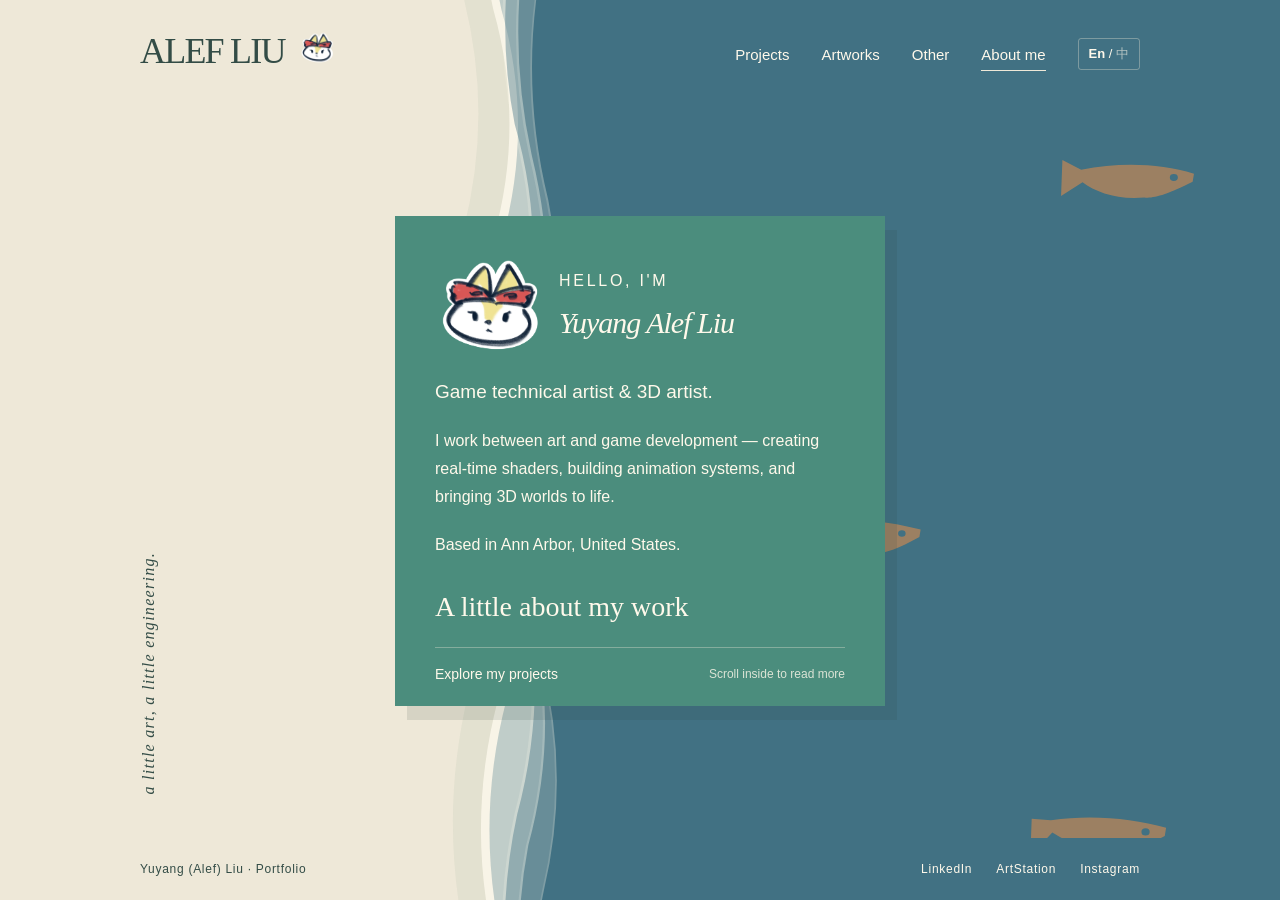
<file: index.html>
<!doctype html>
<html lang="en">
<head>
  <meta charset="UTF-8"><meta name="viewport" content="width=device-width, initial-scale=1">
  <title>Alef Liu — Games & Art</title>
  <meta name="description" content="Yuyang (Alef) Liu — game technical artist and 3D artist. Selected games, real-time shaders, animation, and illustrations.">
  <link rel="icon" href="data:image/svg+xml,%3Csvg xmlns='http://www.w3.org/2000/svg' viewBox='0 0 32 32'%3E%3Crect width='32' height='32' rx='7' fill='%23417183'/%3E%3Cpath d='M0 19Q8 10 16 19T32 19V32H0Z' fill='%23eee8d8'/%3E%3C/svg%3E">
  <link rel="stylesheet" href="style.css?v=20261010-logo">
  <script src="content.js?v=20261010-logo" defer></script><script src="i18n.js?v=20261010-logo" defer></script><script src="app.js?v=20261010-logo" defer></script><script src="shore.js?v=20261010-logo" defer></script><script src="fish.js?v=20261010-logo" defer></script>
  <script src="analytics.js?v=20261010-logo" defer></script>
</head>
<body>
  <a class="skip" href="#main">Skip to content</a>
  <canvas id="shore" aria-hidden="true"></canvas>
  <canvas id="fish" aria-hidden="true"></canvas>
  <header class="site-header">
    <canvas id="header-shore" aria-hidden="true"></canvas>
    <a class="wordmark" href="#about" aria-label="Alef Liu, home">ALEF LIU<img class="brand-logo" src="assets/alef-logo.png" alt=""></a>
    <nav aria-label="Main navigation">
      <a href="#projects">Projects</a><a href="#artworks">Artworks</a><a href="#other">Other</a><a href="#about">About me</a><button class="language-toggle" type="button" aria-label="Switch to Chinese" aria-pressed="false"><span lang="en">En</span> / <span lang="zh-CN">中</span></button>
    </nav>
  </header>
  <main id="main" tabindex="-1"></main>
  <footer class="site-footer"><span>Yuyang (Alef) Liu · Portfolio</span><div class="footer-socials"><a href="https://www.linkedin.com/in/yuyang-alef-liu/" target="_blank" rel="noopener noreferrer">LinkedIn</a><a href="https://www.artstation.com/alefliu" target="_blank" rel="noopener noreferrer">ArtStation</a><a href="https://www.instagram.com/alefliu/" target="_blank" rel="noopener noreferrer">Instagram</a><a class="zh-only" href="https://space.bilibili.com/49820579" target="_blank" rel="noopener noreferrer">B站</a><a class="zh-only" href="https://www.xiaohongshu.com/user/profile/624dcdc5000000001000b851" target="_blank" rel="noopener noreferrer">小红书</a></div></footer>
</body>
</html>
</file>
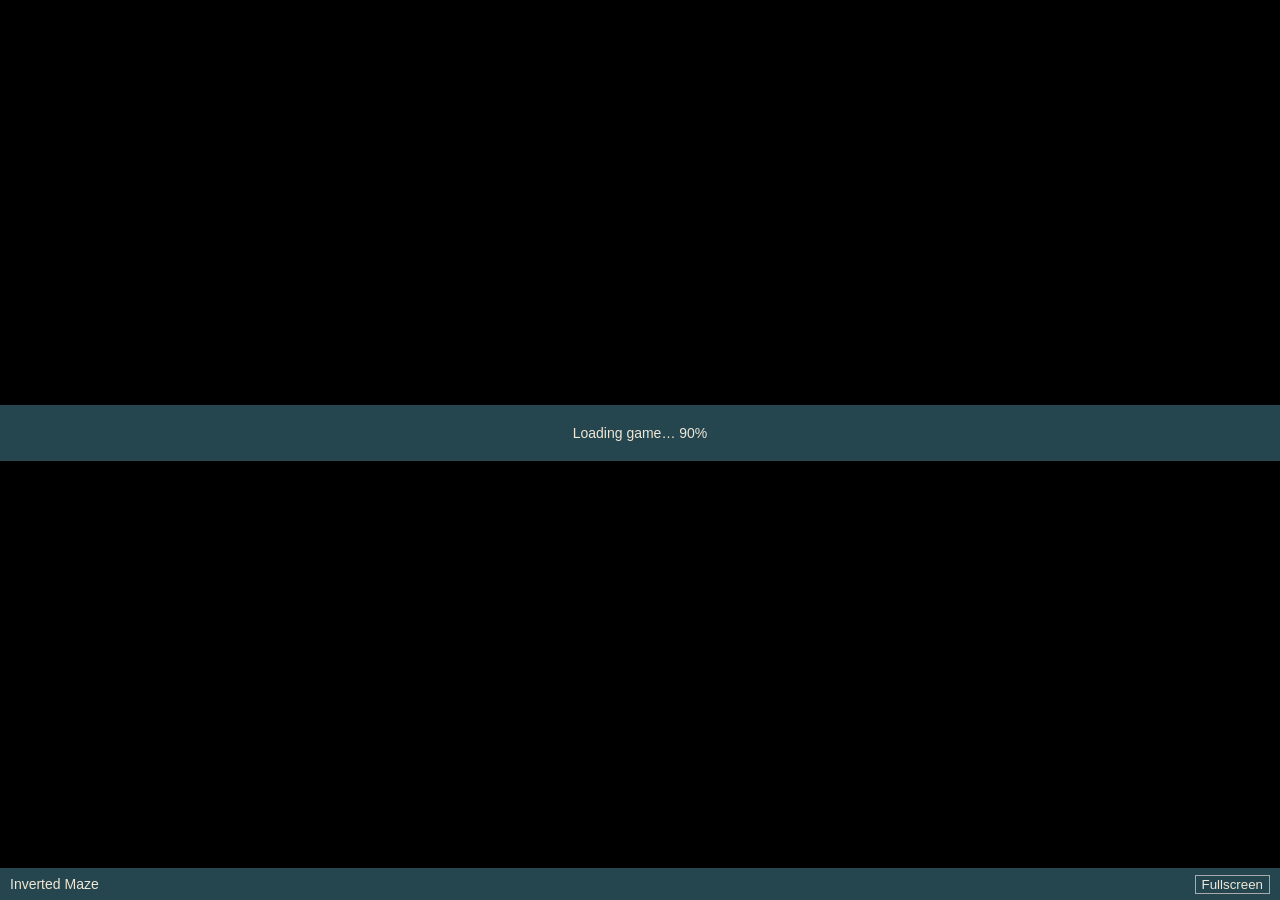
<file: assets/zelda-game.html>
<!doctype html>
<html lang="en"><head><meta charset="utf-8"><meta name="viewport" content="width=device-width,initial-scale=1"><title>Inverted Maze — Play</title>
<style>*{box-sizing:border-box}html,body{margin:0;width:100%;height:100%;background:#000;color:#eee8d8;font:14px Arial}body{display:flex;flex-direction:column}canvas{width:100%;height:calc(100% - 32px);object-fit:contain;display:block;outline:none}footer{height:32px;display:flex;align-items:center;justify-content:space-between;padding:0 10px;background:#25454f}button{color:inherit;background:none;border:1px solid #aaa;cursor:pointer}#status{position:absolute;top:45%;width:100%;padding:20px;text-align:center;background:#25454f}#status[hidden]{display:none}</style></head>
<body><canvas id="game" width="640" height="600" tabindex="0" aria-label="The Legend of Zelda Recreation — Inverted Maze"></canvas><div id="status" role="status">Loading game…</div><footer><span>Inverted Maze</span><button id="fullscreen" disabled>Fullscreen</button></footer>
<script src="zelda-WebBuild.loader.js"></script><script>
const canvas=document.getElementById('game'),status=document.getElementById('status'),full=document.getElementById('fullscreen');
const zh=new URLSearchParams(location.search).get('lang')==='zh';
full.textContent=zh?'全屏':'Fullscreen';
createUnityInstance(canvas,{
dataUrl:'zelda-WebBuild.data.unityweb',frameworkUrl:'zelda-WebBuild.framework.js.unityweb',codeUrl:'zelda-WebBuild.wasm.unityweb',
companyName:'DefaultCompany',productName:'Zelda - Gold - Alef and Mike',productVersion:'1.0',matchWebGLToCanvasSize:false,
showBanner:(message,type)=>{if(type==='error'){status.hidden=false;status.textContent=message;}}
},progress=>{status.textContent=(zh?'正在加载游戏… ':'Loading game… ')+Math.round(progress*100)+'%';})
.then(game=>{status.hidden=true;full.disabled=false;full.onclick=()=>game.SetFullscreen(1);canvas.focus();})
.catch(error=>{status.hidden=false;status.textContent=(zh?'游戏加载失败：':'Game could not load: ')+error;});
</script></body></html>
</file>
<file: style.css>
:root{--sand:#eee8d8;--sea:#417183;--green:#4b8d7d;--rust:#bd6541;--ink:#334c46;--cream:#fff9eb;--line:rgba(238,232,216,.35);font-family:Arial,Helvetica,sans-serif;color:var(--cream);font-size:16px}
*{box-sizing:border-box}html{scroll-behavior:smooth}body{margin:0;background:linear-gradient(90deg,var(--sand) 40%,var(--sea) 40%);min-width:320px}a{color:inherit;text-underline-offset:6px}button,a{-webkit-tap-highlight-color:transparent}button{font:inherit}button,a,summary{touch-action:manipulation}a:focus-visible,button:focus-visible,summary:focus-visible,[tabindex]:focus-visible{outline:2px solid currentColor;outline-offset:7px}#shore{position:fixed;inset:0;width:100%;height:100%;z-index:-1;pointer-events:none}.site-header{height:112px;padding:0 5vw;display:flex;align-items:center;justify-content:space-between;position:relative;z-index:3}.wordmark{font:36px Georgia,serif;letter-spacing:-1.8px;color:var(--ink);text-decoration:none;white-space:nowrap}.brand-star{color:var(--rust);font-size:31px;margin-left:12px;display:inline-block;vertical-align:middle}nav{display:flex;gap:32px}nav a{font-size:15px;text-decoration:none;padding:12px 0;position:relative}nav a::after{content:"";height:1px;position:absolute;bottom:4px;left:0;right:100%;background:var(--sand);transition:right .25s}nav a:hover::after,nav a[aria-current=page]::after{right:0}.site-footer{display:flex;justify-content:space-between;padding:24px 5vw;font-size:12px;letter-spacing:.06em}.site-footer span{color:var(--ink)}.site-footer a{text-decoration:none}.about-view{min-height:calc(100svh - 178px);display:grid;place-items:center;padding:24px 20px 40px;position:relative}.intro-card{width:min(490px,calc(100vw - 40px));aspect-ratio:1;background:var(--green);box-shadow:12px 14px 0 rgba(40,65,58,.12);position:relative;display:flex;flex-direction:column;padding:38px 40px 24px}.eyebrow{font-size:12px;letter-spacing:.17em;text-transform:uppercase;margin:0 0 24px;line-height:1.6}.intro-scroll{overflow-y:auto;overscroll-behavior:contain;scrollbar-width:thin;scrollbar-color:var(--sand) transparent;flex:1;padding-right:15px;min-height:0}.intro-scroll h1{font:normal clamp(44px,5vw,62px)/1.02 Georgia,serif;letter-spacing:-2px;margin:0 0 23px}.intro-scroll h1 em{font-weight:normal}.intro-scroll p{font-size:16px;line-height:1.75;margin:0 0 20px}.intro-scroll .intro-role{font-size:19px;line-height:1.5}.intro-scroll h2{font:normal 28px Georgia,serif;margin:32px 0 16px}.intro-bottom{display:flex;justify-content:space-between;align-items:center;border-top:1px solid var(--line);margin-top:20px;padding-top:18px;gap:12px}.intro-bottom a{font-size:14px;text-decoration:none}.intro-bottom span{font-size:12px;opacity:.8}.coast-note{position:absolute;left:5vw;bottom:35px;color:var(--ink);font:italic 16px Georgia,serif;writing-mode:vertical-rl;transform:rotate(180deg);letter-spacing:.08em}.collection-heading{display:grid;grid-template-columns:40% 60%;padding-top:38px;margin-bottom:32px}.collection-heading .heading-left{padding:0 4vw 0 5vw;color:var(--ink)}.collection-heading h1{font:normal clamp(46px,6vw,86px)/1.05 Georgia,serif;letter-spacing:-3px;margin:0 0 16px}.collection-heading .eyebrow{color:var(--rust);margin-bottom:15px}.collection-heading .heading-right{padding:15px 5vw 0 7vw;align-self:center;max-width:780px;font-size:17px;line-height:1.8}.project{display:grid;grid-template-columns:40% 60%;padding:45px 0 65px;scroll-margin-top:25px}.project-title{padding:4px 5vw;color:var(--ink)}.project-title-inner{position:sticky;top:40px}.project-number{font:italic 17px Georgia,serif;color:var(--rust);display:block;margin-bottom:24px}.project h2{font:normal clamp(32px,3.8vw,53px)/1.1 Georgia,serif;letter-spacing:-1.6px;margin:0 0 19px;overflow-wrap:anywhere}.project-subtitle{font:italic 19px/1.5 Georgia,serif;margin:0 0 28px}.tags{display:flex;gap:8px 16px;flex-wrap:wrap;font-size:12px;letter-spacing:.08em;text-transform:uppercase;line-height:1.6}.project-content{min-width:0;padding:0 5vw 0 7vw}.media{margin:0 0 25px;background:#315867;overflow:hidden;position:relative}.media img{display:block;width:100%;height:auto;max-height:560px;object-fit:contain}.video{aspect-ratio:16/9}.video iframe{border:0;width:100%;height:100%;display:block}.description{font-size:17px;line-height:1.8;margin:0 0 20px;max-width:65ch}.project-content details{border-bottom:1px solid var(--line);padding-bottom:24px}.project-content summary{cursor:pointer;width:max-content;font:italic 22px Georgia,serif;list-style:none;padding:8px 0;display:flex;gap:20px;align-items:center}.project-content summary::-webkit-details-marker{display:none}.project-content summary::after{content:"+";font:20px Arial,sans-serif}.project-content details[open] summary::after{content:"−"}.detail-body{padding-top:24px;line-height:1.8}.detail-body p{margin:0 0 24px}.detail-body h3{font:normal 25px Georgia,serif;margin:10px 0 15px}.detail-body .media{margin-top:25px}.source-link{display:inline-block;font-size:14px;margin:12px 22px 0 0}.placeholder{aspect-ratio:16/9;border:1px solid var(--line);display:flex;align-items:center;justify-content:center;flex-direction:column;background:transparent;gap:16px}.placeholder strong{font:normal 48px Georgia,serif}.placeholder span{font-size:13px;letter-spacing:.12em}.placeholder small{font-size:13px;opacity:.85}.skip{position:fixed;left:20px;top:-100px;background:var(--green);padding:12px;z-index:10}.skip:focus{top:10px}.empty{padding:5vw}.appear{animation:appear .45s ease both}@keyframes appear{from{opacity:0;transform:translateY(8px)}to{opacity:1;transform:translateY(0)}}
.video img{width:100%;height:100%;object-fit:cover}.play-video{position:absolute;inset:0;border:0;background:linear-gradient(transparent 35%,rgba(12,32,37,.7));color:white;display:flex;align-items:center;justify-content:center;flex-direction:column;gap:18px;cursor:pointer}.play-icon{font-size:40px;width:72px;height:72px;border:1px solid rgba(255,255,255,.8);border-radius:50%;display:grid;place-items:center;background:rgba(24,48,54,.55);transition:transform .2s}.play-video:hover .play-icon{transform:scale(1.08)}.play-video>span:last-child{font-size:14px;text-shadow:0 1px 5px #132e36}.video-fallback{display:block;font-size:12px;margin:-12px 0 22px;opacity:.85}
@media(min-width:1600px){.project-content{padding-right:9vw}.intro-card{width:530px}}
@media(max-width:760px){.site-header{height:auto;min-height:115px;padding:24px 6vw;align-items:flex-start;gap:20px;flex-direction:column}.wordmark{font-size:32px}nav{gap:24px;align-self:flex-end}nav a{font-size:14px}nav a:first-child{color:var(--ink)}.about-view{min-height:calc(100svh - 185px);padding:30px 20px 50px}.intro-card{padding:28px 28px 20px;width:min(440px,calc(100vw - 40px))}.intro-scroll h1{font-size:48px}.intro-scroll p{font-size:16px}.intro-scroll .intro-role{font-size:17px}.intro-bottom span{font-size:11px}.coast-note{display:none}.collection-heading{grid-template-columns:1fr;margin:0;padding:20px 6vw 5px;background:var(--sand);color:var(--ink)}.collection-heading .heading-left,.collection-heading .heading-right{padding:12px 0}.collection-heading h1{font-size:56px}.collection-heading .heading-right{font-size:16px}.project{grid-template-columns:1fr;padding:0}.project-title{background:var(--sand);padding:35px 6vw 55px;position:relative}.project-title::after{content:"";position:absolute;left:0;right:0;bottom:-1px;height:20px;background:var(--sea);clip-path:polygon(0 65%,10% 30%,20% 15%,30% 45%,40% 70%,50% 85%,60% 45%,70% 20%,80% 35%,90% 65%,100% 50%,100% 100%,0 100%)}.project-number{margin-bottom:12px}.project h2{font-size:42px;max-width:560px}.project-subtitle{margin-bottom:18px}.project-content{background:var(--sea);padding:25px 6vw 50px}.project-title-inner{position:static}.description{font-size:16px}.site-footer{gap:15px;padding:22px 6vw;font-size:11px}.collection-open .site-footer{background:var(--sea)}.collection-open .site-footer span{color:var(--sand)}.placeholder strong{font-size:38px}}
@media(prefers-reduced-motion:reduce){html{scroll-behavior:auto}.appear{animation:none}*{transition:none!important}}
.project-shore{display:none}
:root{--content-width:1000px}
@media(min-width:761px){
  .site-header,.site-footer,.collection-open main>section{width:calc(100% - 96px);max-width:var(--content-width);margin-inline:auto}
  .site-header{height:108px;padding:0}
  .site-footer{padding:24px 0}
  .collection-heading{padding-top:28px;margin-bottom:20px}
  .collection-heading .heading-left{padding:0 100px 0 0;text-align:left}
  .collection-heading h1{font-size:64px;letter-spacing:-2.5px}
  .collection-heading .heading-right{padding:12px 0 0 56px;font-size:16px}
  .project{padding:34px 0 50px}
  .project-title{padding:4px 112px 0 0;text-align:right}
  .project-title .tags{justify-content:flex-end}
  .project h2{font-size:40px;letter-spacing:-1.3px;line-height:1.12}
  .project-number{margin-bottom:18px}
  .project-subtitle{font-size:18px;margin-bottom:22px}
  .project-content{padding:0 0 0 56px}
  .description{font-size:16px;line-height:1.75}
  .coast-note{left:max(48px,calc((100vw - var(--content-width))/2))}
}
@media(min-width:761px) and (max-width:1000px){
  .site-header,.site-footer,.collection-open main>section{width:calc(100% - 64px)}
  .project-title{padding-right:90px}
  .project-content,.collection-heading .heading-right{padding-left:40px}
  .collection-heading h1{font-size:52px}
  .project h2{font-size:33px}
  nav{gap:22px}
}
@media(max-width:760px){.project-title{padding-bottom:105px}.project-title::after{display:none}.project-shore{display:block;position:absolute;left:0;bottom:-1px;width:100%;height:86px;pointer-events:none}}

.about-links{display:flex;flex-wrap:wrap;gap:16px 24px;margin-top:24px;padding-bottom:12px}
.intro-scroll .about-work-link,.about-links a{font-size:13px;line-height:1.6}
.footer-socials{display:flex;align-items:center;gap:24px;white-space:nowrap}
.language-toggle{border:1px solid var(--line);border-radius:3px;background:transparent;color:inherit;padding:6px 10px;font-size:13px;white-space:nowrap;cursor:pointer;align-self:center}
.site-header{position:sticky;top:0;z-index:10;isolation:isolate}
body{isolation:isolate}
#shore{z-index:-2}
#fish{position:fixed;inset:0;width:100%;height:100%;z-index:-1;pointer-events:none}
.game-preview{aspect-ratio:960/632}.game-preview>img{width:100%;height:100%;object-fit:contain}.game-preview iframe{width:100%;height:100%;border:0;display:block}
.video-comparison{display:grid;grid-template-columns:minmax(0,1fr);gap:18px;align-items:center;margin-bottom:24px}
.comparison-item{min-width:0}.comparison-label{font:italic 18px Georgia,serif;margin:0 0 12px}.comparison-arrow{font:30px Georgia,serif;text-align:center}.video-comparison .media{margin-bottom:20px}.video-comparison .video-fallback{margin-bottom:0;font-size:11px}.video-comparison .video{aspect-ratio:4/3}
.native-video{background:transparent}.native-video video{display:block;width:100%;height:auto;max-height:560px;object-fit:contain}.video-comparison .native-video{aspect-ratio:16/9;background:#243d45;margin-bottom:0}.video-comparison .native-video video{width:100%;height:100%;object-fit:contain}.video-comparison .comparison-arrow{align-self:center;height:auto;line-height:1;display:grid;place-items:center}
.gif-gallery{display:grid;grid-template-columns:repeat(3,minmax(0,1fr));gap:12px;margin:24px 0 28px}.gif-gallery figure{margin:0;min-width:0}.gif-gallery img{width:100%;height:auto;aspect-ratio:3/4;object-fit:contain;display:block}.gif-gallery figcaption{font-size:11px;text-align:center;margin-top:8px;opacity:.8}
@media(max-width:480px){.video-comparison{gap:14px}.comparison-arrow{font-size:24px}.gif-gallery{gap:6px}.gif-gallery figcaption{font-size:10px}}
#header-shore{position:absolute;top:0;left:calc(50% - 50vw);width:100vw;height:100%;z-index:-1;pointer-events:none;background:linear-gradient(90deg,var(--sand) 40%,var(--sea) 40%)}
@media(min-width:761px){.project-title-inner{top:140px}.project{scroll-margin-top:132px}}
.language-toggle span{opacity:.6}.language-toggle[aria-pressed=false] span:first-child,.language-toggle[aria-pressed=true] span:last-child{opacity:1;font-weight:bold}
html[lang=zh-CN] .intro-scroll h1{font-size:42px;line-height:1.3;letter-spacing:0}
html[lang=zh-CN] .intro-scroll h2{font-size:25px}html[lang=zh-CN] .collection-heading h1{letter-spacing:0}
@media(max-width:760px){nav{gap:14px;flex-wrap:wrap;justify-content:flex-end}nav a{font-size:13px}.language-toggle{padding:6px;font-size:12px}html[lang=zh-CN] .intro-scroll h1{font-size:32px}}
@media(max-width:760px){.site-footer{flex-wrap:wrap}.footer-socials{margin-left:auto;gap:18px}}
html{overflow-y:scroll}
body{padding-bottom:var(--footer-height,70px);overflow-x:clip}
.site-footer{position:fixed;bottom:0;left:50%;transform:translateX(-50%);z-index:10;isolation:isolate;margin:0}
#footer-shore{position:absolute;inset:0 auto auto 0;width:100vw;height:100%;z-index:-1;pointer-events:none}
@media(max-width:760px){.site-footer{width:100%;padding-bottom:calc(22px + env(safe-area-inset-bottom,0px))}}

/* Proportional columns keep the cropped monster models at an equal height. */
.monster-gallery{grid-template-columns:0.905fr 0.703fr 1.367fr;align-items:center}.monster-gallery img{width:100%;height:auto;aspect-ratio:auto}
.monster-gallery figure:nth-child(1) img{aspect-ratio:676/771}.monster-gallery figure:nth-child(2) img{aspect-ratio:504/741}.monster-gallery figure:nth-child(3) img{aspect-ratio:1109/823}

.game-preview.is-playing{aspect-ratio:auto}.game-preview.is-playing iframe{height:100%}
.dreamweaver-gallery{grid-template-columns:0.3145fr 0.4373fr 0.3432fr;max-width:340px;margin-inline:auto;align-items:center}.dreamweaver-gallery img{width:100%;height:auto}.dreamweaver-gallery figure:nth-child(1) img{aspect-ratio:273/868}.dreamweaver-gallery figure:nth-child(2) img{aspect-ratio:387/885}.dreamweaver-gallery figure:nth-child(3) img{aspect-ratio:291/848}

.native-video video{background:#000}

html:not([lang="zh-CN"]) .zh-only{display:none}
.footer-socials{flex-wrap:wrap;justify-content:flex-end;row-gap:10px}

html[lang="zh-CN"] .coast-note{transform:none;text-orientation:upright;font-style:normal}


.brand-logo{width:48px;height:48px;object-fit:contain;vertical-align:middle;margin-left:8px}
.intro-heading{display:flex;align-items:center;gap:14px;margin-bottom:24px}.intro-logo{width:90px;height:90px;object-fit:contain;flex-shrink:0}.intro-heading>div{min-width:0}.intro-heading .eyebrow{margin:0 0 10px}.intro-scroll .intro-heading h1{font-size:30px;line-height:1.2;letter-spacing:-1px;margin:0;white-space:nowrap}html[lang=zh-CN] .intro-scroll .intro-heading h1{font-size:30px;letter-spacing:0}
html[lang=zh-CN] .collection-heading h1{font-size:clamp(28px,3.2vw,38px);white-space:nowrap}
@media(max-width:480px){.intro-logo{width:64px;height:64px}.intro-heading{gap:10px}.intro-scroll .intro-heading h1,html[lang=zh-CN] .intro-scroll .intro-heading h1{font-size:24px}.intro-heading .eyebrow{font-size:11px;letter-spacing:.08em}}

.intro-logo{width:110px;height:100px;position:relative;overflow:hidden;align-self:center}.intro-logo img{position:absolute;width:170%;height:170%;object-fit:contain;left:50%;top:50%;transform:translate(-50%,-36%)}
@media(max-width:480px){.intro-logo{width:76px;height:76px}}

.intro-logo img{width:145%;height:145%;transform:translate(-50%,-36%)}
</file>
